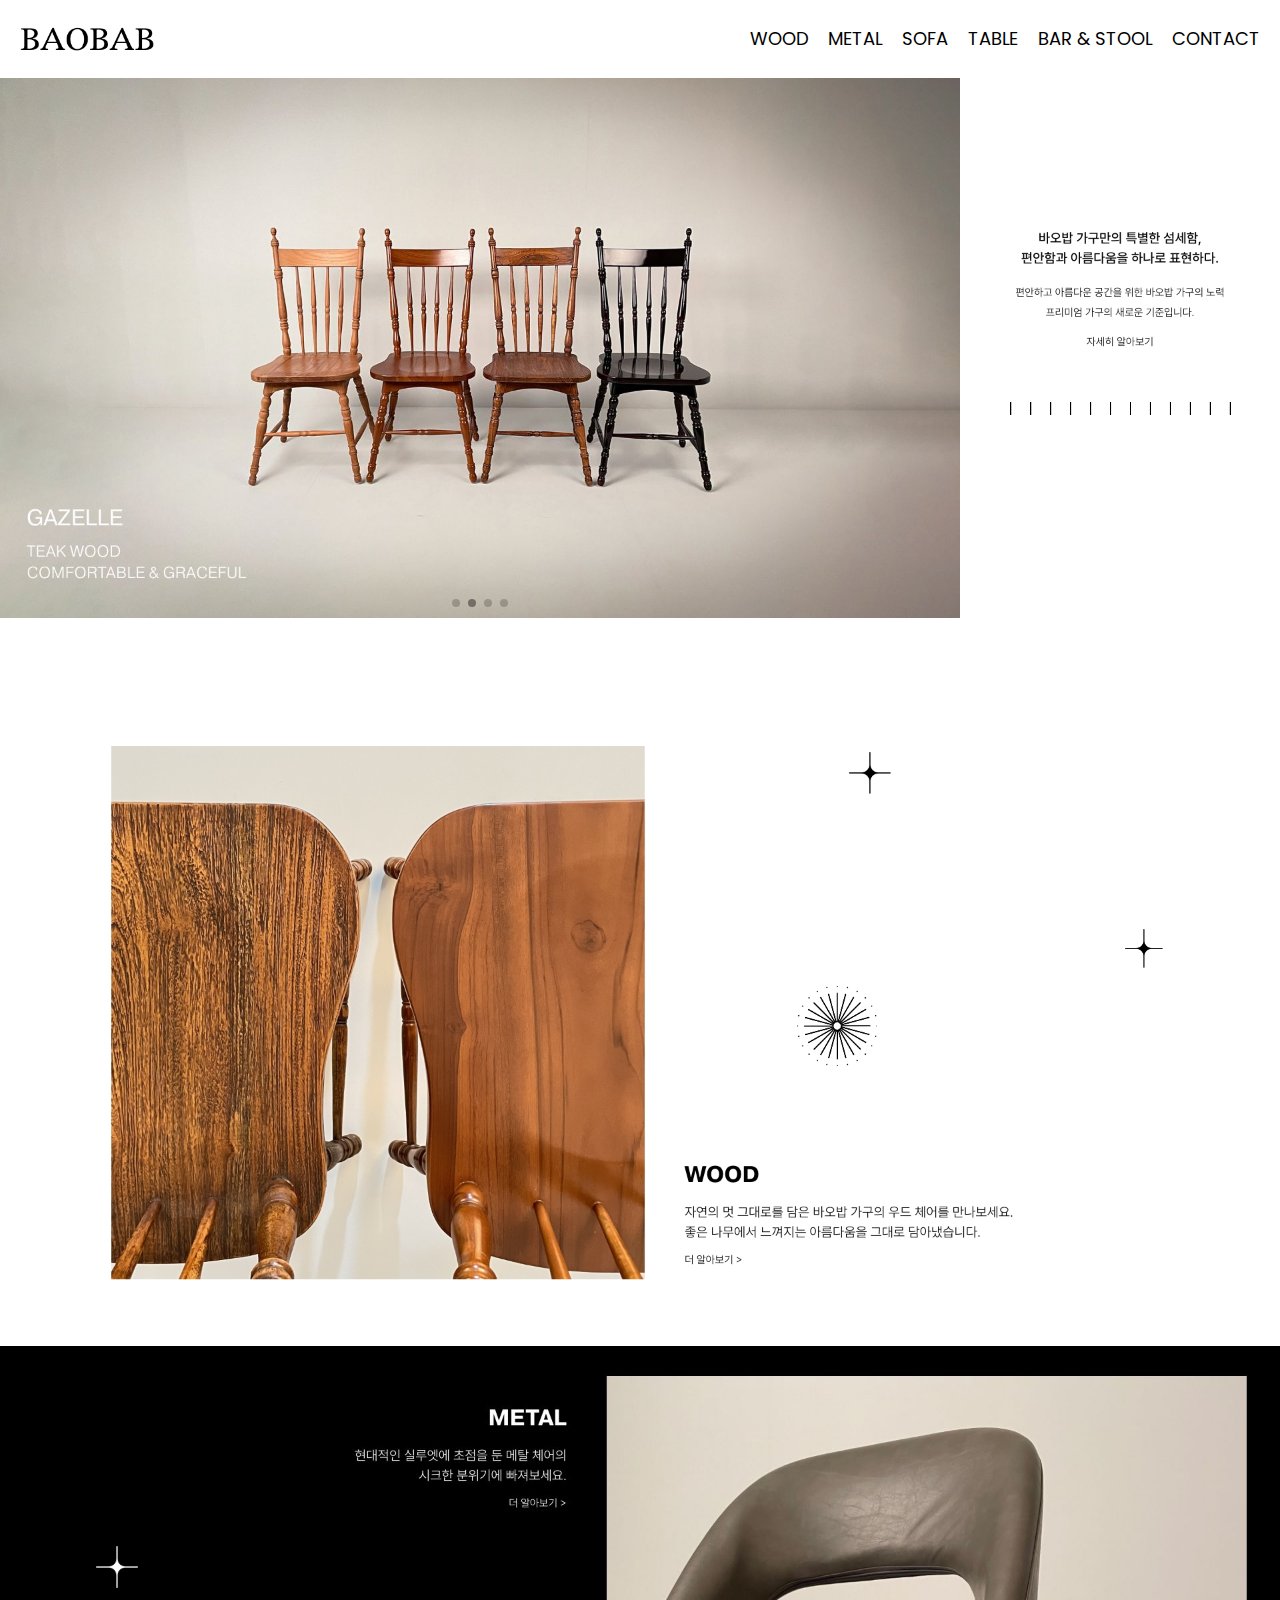
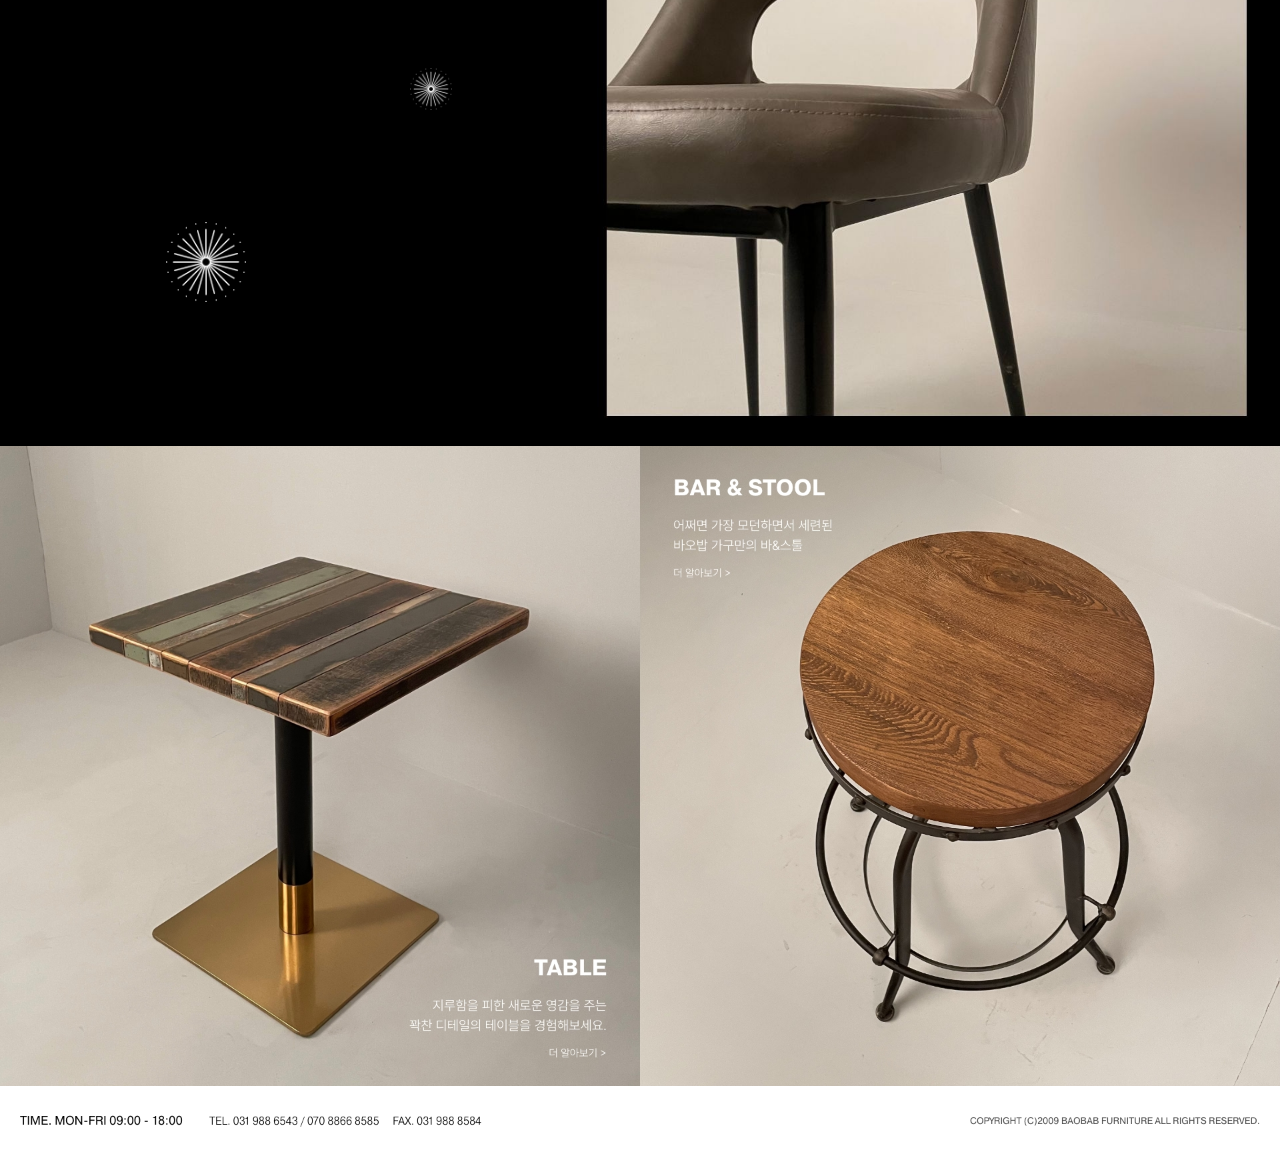
<file: index.html>
<!DOCTYPE html>
<html lang="ko">
<head>
    <meta charset="UTF-8">
    <meta name="viewport" content="width=device-width, initial-scale=1.0">
    <meta name="format-detection" content="telephone=no, address=no, email=no">

    <!-- 기본 meta -->
    <meta name="Title" content="바오밥 가구">
    <meta name="description" content="바오밥 가구 공식 홈페이지 : 고급 의자, 테이블, 소파 판매 / 컨템포러리, 엔틱, 빈티지">
    <meta name="keywords" content="바오밥 가구 공식 홈페이지 : 고급 의자, 테이블, 소파 판매 / 컨템포러리, 엔틱, 빈티지">

    <!-- OG meta -->
    <meta name="og:title" content="바오밥 가구">
    <meta name="og:description" content="바오밥 가구 공식 홈페이지 : 고급 의자, 테이블, 소파 판매 / 컨템포러리, 엔틱, 빈티지">
    <meta name="og:type" content="website">
    <meta name="og:site_name" content="바오밥 가구">

    <!-- twitter meta -->
    <meta name="twitter:title" content="바오밥 가구">
    <meta name="twitter:description" content="바오밥 가구 공식 홈페이지 : 고급 의자, 테이블, 소파 판매 / 컨템포러리, 엔틱, 빈티지">

    <!-- favicon -->
    <link rel="shortcut icon" href="./img/favicon.png">
    <link rel="icon" type="image/png" size="32x32" href="./img/favicon.png">

    <link rel="stylesheet" href="./css/reset.css">
    <script src="./js/product.js" type="module"></script>
    <link rel="stylesheet" href="./library/swiper.css">
    <script src="./library/swiper.min.js"></script>
    <link rel="stylesheet" href="./css/header.css">

    <link rel="stylesheet" href="./css/main.css">
    <title>바오밥 가구 공식 홈페이지</title>
</head>
<body>
    <noscript><div style="position:absolute;width:100%;height:100%;display:flex;justify-content:center;align-items:center;text-align:center;"><h1>현재 사용 중인 브라우저는 스크립트를 지원하지 않거나, 해당 기능이 활성화 되어 있지 않습니다.</h1></div></noscript>
    <header class="header-wrap"></header><script src="./js/header.js" type="module"></script>

    <main class="app">
        <section class="main-visual">
            <div class="box box1">
                <div class="swiper swiper1">
                    <div class="swiper-wrapper">
                        <div class="swiper-slide"><img src="./img/main-1-pc.jpg" alt="" class="for-pc"><img src="./img/main-1-mob.jpg" alt="" class="for-mob"></div>
                        <div class="swiper-slide"><img src="./img/main-2-pc.jpg" alt="" class="for-pc"><img src="./img/main-2-mob.jpg" alt="" class="for-mob"></div>
                        <div class="swiper-slide"><img src="./img/main-3-pc.jpg" alt="" class="for-pc"><img src="./img/main-3-mob.jpg" alt="" class="for-mob"></div>
                        <div class="swiper-slide"><img src="./img/main-4-pc.jpg" alt="" class="for-pc"><img src="./img/main-4-mob.jpg" alt="" class="for-mob"></div>
                    </div>
                    <div class="swiper-pagination for-pc"></div>
                </div>
            </div>
            <div class="box box2">
                <img src="./img/main-text-pc.png" alt="" class="for-pc"><img src="./img/main-text-mob.png" alt="" class="for-mob">
            </div>
            <div class="box box3"><a href="./list.html?wood" target="_self"></a></div>
            <div class="box box4">
                <div class="barcode">
                    <img src="./img/barcode-pc.png" alt="" class="for-pc b1"><img src="./img/barcode-mob.png" alt="" class="for-mob b1">
                    <img src="./img/barcode-pc.png" alt="" class="for-pc b2"><img src="./img/barcode-mob.png" alt="" class="for-mob b2">
                </div>
            </div>
        </section>
        <script>
            {
                let mainSwiper = new Swiper(".swiper1", {
                    loop: true,
                    allowTouchMove: true,
                    speed: 1100,
                    slidesPerView: 1,
                    spaceBetween: 0,
                    effect: 'fade',
                    autoplay: {
                        delay: 1600,
                        disableOnInteraction: true,
                    },
                    pagination: {
                        el: '.swiper-pagination',
                        type: 'bullets',
                        bulletActiveClass: 'bullet-active',
                        clickable: true
                    }
                })
            }
        </script>

        <section class="content content1">
            <div class="bg"><img src="./img/main-wood-pc.jpg" alt="" class="for-pc"><img src="./img/main-wood-mob.png" alt="" class="for-mob"></div>
            <img src="./img/main-light.png" alt="" class="box box1 absolute light">
            <img src="./img/main-light.png" alt="" class="box box2 absolute light">
            <img src="./img/main-circle.png" alt="" class="box box3 absolute circle">
            <div class="absolute box box4"><a href="./list.html?wood" target="_self"></a></div>
        </section>

        <section class="content content2">
            <div class="bg"><img src="./img/main-metal-pc.jpg" alt="" class="for-pc"><img src="./img/main-metal-mob.jpg" alt="" class="for-mob"></div>
            <img src="./img/main-light-w.png" alt="" class="box box1 absolute light">
            <img src="./img/main-circle-w.png" alt="" class="box box2 absolute circle">
            <img src="./img/main-circle-w.png" alt="" class="box box3 absolute circle">
            <div class="absolute box box4"><a href="./list.html?metal" target="_self"></a></div>
        </section>

        <section class="content content3">
            <div class="bg"><img src="./img/main-tablestool-pc.jpg" alt="" class="for-pc"><img src="./img/main-tablestool-mob.jpg" alt="" class="for-mob"></div>
            <div class="absolute box box1"><a href="./list.html?table" target="_self"></a></div>
            <div class="absolute box box2"><a href="./list.html?stool" target="_self"></a></div>
        </section>

        <footer><div class="bg"><img src="./img/footer-pc.png" alt="" class="for-pc"><img src="./img/footer-mob.png" alt="" class="for-mob"></div></footer>
    </main>
</body>
</html>
</file>
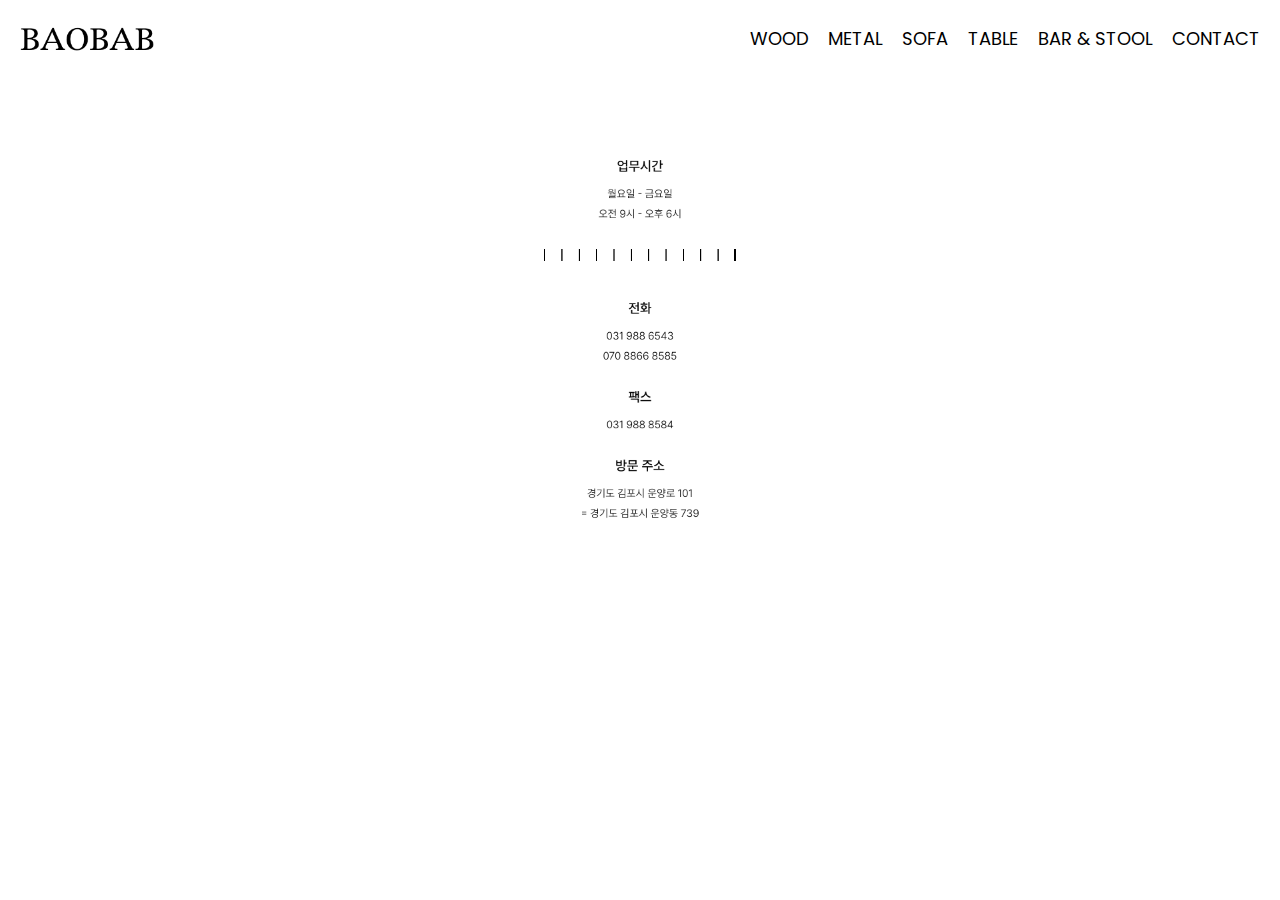
<file: contact.html>
<!DOCTYPE html>
<html lang="ko">
<head>
    <meta charset="UTF-8">
    <meta name="viewport" content="width=device-width, initial-scale=1.0">
    <meta name="format-detection" content="telephone=no, address=no, email=no">

    <!-- 기본 meta -->
    <meta name="Title" content="바오밥 가구">
    <meta name="description" content="바오밥 가구 공식 홈페이지 : 고급 의자, 테이블, 소파 판매 / 컨템포러리, 엔틱, 빈티지">
    <meta name="keywords" content="바오밥 가구 공식 홈페이지 : 고급 의자, 테이블, 소파 판매 / 컨템포러리, 엔틱, 빈티지">

    <!-- OG meta -->
    <meta name="og:title" content="바오밥 가구">
    <meta name="og:description" content="바오밥 가구 공식 홈페이지 : 고급 의자, 테이블, 소파 판매 / 컨템포러리, 엔틱, 빈티지">
    <meta name="og:type" content="website">
    <meta name="og:site_name" content="바오밥 가구">

    <!-- twitter meta -->
    <meta name="twitter:title" content="바오밥 가구">
    <meta name="twitter:description" content="바오밥 가구 공식 홈페이지 : 고급 의자, 테이블, 소파 판매 / 컨템포러리, 엔틱, 빈티지">

    <!-- favicon -->
    <link rel="shortcut icon" href="./img/favicon.png">
    <link rel="icon" type="image/png" size="32x32" href="./img/favicon.png">

    <link rel="stylesheet" href="./css/reset.css">
    <script src="./js/product.js" type="module"></script>
    <link rel="stylesheet" href="./css/header.css">
    <title>바오밥 가구 공식 홈페이지</title>
</head>
<body>
    <noscript><div style="position:absolute;width:100%;height:100%;display:flex;justify-content:center;align-items:center;text-align:center;"><h1>현재 사용 중인 브라우저는 스크립트를 지원하지 않거나, 해당 기능이 활성화 되어 있지 않습니다.</h1></div></noscript>
    <header class="header-wrap"></header><script src="./js/header.js" type="module"></script>

    <main class="app">
      <section class="content content1">
        <div class="bg"><img src="./img/contact-pc.png" alt="" class="for-pc"><img src="./img/contact-mob.png" alt="" class="for-mob"></div>
        <div class="box box1">
          <div class="barcode">
            <img src="./img/barcode-pc.png" alt="" class="for-pc b1"><img src="./img/barcode-mob.png" alt="" class="for-mob b1">
            <img src="./img/barcode-pc.png" alt="" class="for-pc b2"><img src="./img/barcode-mob.png" alt="" class="for-mob b2">
          </div>
        </div>
      </section>
    </main>
    <style>
      .app .content {
        position: relative;
        display: flex;
        flex-direction: column;
        justify-content: center;
        align-items: center;
      }
      .app .content,
      .app .content .bg,
      .app .content .bg img {
        width: 100%;
      }
      .app .barcode {
  width: 100%;
  overflow: hidden;
  position: relative;
}
.app .barcode img {
  width: 100%;
  display: block;
  animation: barcode 2.7s 1.6s infinite;
}
.app .barcode .b2 {
  position: absolute;
  left: 99.2%;
  top: 0;
}
@keyframes barcode {
  from {
    transform: translateX(0%) skewX(0deg)
  }
  30% {
    transform: translateX(-10%) skewX(-10deg)
  }
  50% {
    transform: translateX(-10%) skewX(0deg)
  }
  to {
    transform: translateX(-10%) skewX(0deg)
  }
}
.app .content1 .box1 {
  position: absolute;
  top: 31%;
  width: 15%;
}
@media screen and (max-width: 780px) {
  .app .content1 .box1 {
    top: 31%;
    width: 62%;
  }
  .app .barcode .b2 {
  left: 99.6%;
}
}
</style>
</body>
</html>
</file>
<file: css/header.css>
.header {
  font-family: -apple-system, BlinkMacSystemFont, "Apple SD Gothic Neo", 'Poppins', Roboto, "Noto Sans KR", "Apple Color Emoji", sans-serif;
  width: 100%;
  margin: auto;
  height: 78px;
  position: relative;
  display: flex;
  justify-content: space-between;
  align-items: center;
  padding: 20px 1.5625%;
  background-color: white;
}

.header .logo {
  width: 134px;
}

.header .logo a,
.header .logo a img {
  width: 100%;
  display: block;
}

#header {
  z-index: 10;
  position: fixed;
  left: 0;
  top: 0;
}

.header .gnb {
  display: flex;
  flex-wrap: nowrap;
  justify-content: flex-end;
  align-items: center;
  font-size: 18px;
  line-height: 1;
  height: 100%;
}

.header .gnb .list {
  margin-left: 20px;
  font-weight: 500;
  opacity: 1;
  transition: opacity 0.3s;
}

.header .gnb .list:hover {
  opacity: 0.4;
}

.header .gnb .search {
  margin-left: 30px;
  cursor: pointer;
}

@media screen and (max-width: 1080px) {
  .header .gnb {
    font-size: 16px;
  }
  .header .gnb .list {
    margin-left: 17px;
  }
  .header .gnb .search {
    margin-left: 25px;
  }
}

@media screen and (max-width: 780px) {
  .header {
    height: auto;
    padding: 0 4.62963%;
  }
  .header .logo {
    width: 25%;
    padding: 4% 0;
  }
  .header .gnb {
    width: 50%; /*490px*/
  }
  .header .gnb .list {
    margin-left: 10%;
  }
  .header .gnb .search {
    width: 9%;
  }
  .header .gnb .hamb {
    width: 10%;
    cursor: pointer;
  }
  .header .gnb .hamb img {
    width: 100%;
  }
  .header .gnb .hamb img:last-child {
    display: none;
  }
  .header-hambis-on .gnb .hamb img:first-child {
    display: none;
  }
  .header-hambis-on .gnb .hamb img:last-child {
    display: block;
  }
}

.header-hamb {
  display: none;
  flex-direction: column;
  justify-content: center;
  align-items: center;
}
.header-hamb-on {
  display: flex;
}

@media screen and (min-width: 781px) {
  .header-hamb {
    display: none!important;
  }
}

@media screen and (max-width: 780px) {
  .header-hamb {
    position: fixed;
    z-index: 9;
    left: 0;
    top: 0;
    width: 100%;
    height: 100%;
    background-color: white;
    transition: 0.3s;
    opacity: 0;
  }
  .header-hamb-on {
    animation: opacity 0.3s 1 forwards;
  }
  .header-hamb .box {
    width: 35.37%;
    margin: 1.5% 0;
  }
  .header-hamb .box a,
  .header-hamb .box a img {
    display: block;
    width: 100%;
  }
  .header-hamb .circle {
    position: absolute;
    width: 20%;
    left: -10%;
    animation: hamb-circle 5s infinite;
  }
  .header-hamb .circle2 {
    left: 90%;
    animation: hamb-circle2 5s infinite;
  }
}

@keyframes opacity {
  from {
    opacity: 0;
  }
  to {
    opacity: 1;
  }
}

@keyframes hamb-circle {
  from {
    transform: rotate(0deg);
  }
  to {
    transform: rotate(360deg);
  }
}
@keyframes hamb-circle2 {
  from {
    transform: rotate(0deg);
  }
  to {
    transform: rotate(-360deg);
  }
}
</file>
<file: css/main.css>
.app .main-visual {
  width: 100%;
  position: relative;
  display: block;
  margin-bottom: 10%;
}
.app .main-visual .box1 {
  width: 75%;
}
.app .main-visual .box1 .swiper,
.app .main-visual .box1 .swiper img {
  width: 100%;
}
.app .main-visual .box1 .swiper .bullet-active {
  opacity: 0.4;
}

.app .main-visual .box2 {
  width: 25%;
  position: absolute;
  right: 0;
  top: 0;
}

.app .main-visual .box3 {
  width: 5.2%;
  height: 3%;
  position: absolute;
  right: 10%;
  top: 47%;
}

.app .main-visual .box3 a {
  display: block;
  width: 100%;
  height: 100%;
}

.app .barcode {
  width: 100%;
  overflow: hidden;
  position: relative;
}
.app .barcode img {
  width: 100%;
  display: block;
  animation: barcode 2.7s 1.6s infinite;
}
.app .barcode .b2 {
  position: absolute;
  left: 99.3%;
  top: 0;
}
@keyframes barcode {
  from {
    transform: translateX(0%) skewX(0deg)
  }
  30% {
    transform: translateX(-9%) skewX(-10deg)
  }
  50% {
    transform: translateX(-9%) skewX(0deg)
  }
  to {
    transform: translateX(-9%) skewX(0deg)
  }
}

.app .main-visual .box4 {
  width: 17.2916667%;
  left: 78.9%;
  top: 60%;
  position: absolute;
}

@media screen and (max-width: 780px) {
  .app .main-visual {
    margin-bottom: 0;
    display: flex;
    flex-direction: column;
    justify-content: center;
    align-items: center;
  }
  .app .main-visual .box1 {
    width: 100%;
  }
  .app .main-visual .box2 {
    width: 100%;
    position: relative;
  }
  .app .main-visual .box3 {
    width: 20%;
    height: 4%;
    top: 82%;
    right: auto;
  }
  .app .main-visual .box4 {
    width: 64.8%;
    left: auto;
    top: 94%;
  }
  .app .barcode .b2 {
    left: 99.51%;
  }
}

.app .content {
  position: relative;
  display: flex;
  flex-direction: column;
  justify-content: center;
  align-items: center;
}

.app .content .absolute {
  position: absolute;
}


.app .content1 .box1 {
  width: 3.3%;
  left: 66.3%;
  top: 1%;
  animation: light 2.5s infinite;
}
.app .content1 .box2 {
  width: 3%;
  left: 87.86458%;
  top: 30.57%;
  animation: light 2.5s 0.8s infinite;
}
.app .content1 .box3 {
  width: 6.25%;
  left: 62.23958%;
  top: 39.9354%;
  animation: circle 3s infinite;
}

.app .content1 .box4 {
  width: 30%;
  height: 20%;
  left: 53%;
  top: 70%;
}
.app .content1 .box4 a {
  display: block;
  width: 100%;
  height: 100%;
}

@keyframes light {
  from {
    transform: scale(1);
    opacity: 1;
  }
  10% {
    transform: scale(1);
    opacity: 1;
  }
  50% {
    transform: scale(0.8);
    opacity: 0.1;
  }
  90% {
    transform: scale(1);
    opacity: 1;
  }
  to {
    transform: scale(1);
    opacity: 1;
  }
}

@keyframes circle {
  from {
    transform: rotate(0deg);
  }
  to {
    transform: rotate(-360deg);
  }
}
@keyframes circle2 {
  from {
    transform: rotate(0deg);
  }
  to {
    transform: rotate(360deg);
  }
}
@media screen and (max-width: 780px) {
  .app .content1 .bg {
    position: relative;
    z-index: 1;
  }
  .app .content1 .box1 {
    width: 12.13%;
    left: -3.565%;
    top: 20%;
    /* display: none; */
  }
  .app .content1 .box2 {
    width: 12%;
    left: 93%;
    top: 50%;
    /* display: none; */
  }
  .app .content1 .box3 {
    width: 16%;
    left: 70%;
    top: 95%;
  }
  .app .content1 .box4 {
    width: 90%;
    height: 23%;
    left: 5%;
    top: 71%;
    z-index: 2;
  }
}

.app .content2 .box1 {
  width: 3.3%;
  left: 7.5%;
  top: 28.57%;
  animation: light 2.5s infinite;
}
.app .content2 .box2 {
  width: 3.3%;
  left: 32%;
  top: 46%;
  animation: circle 3s infinite;
}
.app .content2 .box3 {
  width: 6.25%;
  left: 13%;
  top: 68%;
  animation: circle2 3s infinite;
}

.app .content2 .box4 {
  width: 25%;
  height: 20%;
  left: 20%;
  top: 5%;
}
.app .content2 .box4 a {
  display: block;
  width: 100%;
  height: 100%;
}

@media screen and (max-width: 780px) {
  .app .content2 .box1 {
    width: 12%;
    left: 40%;
    top: 93%;
  }
  .app .content2 .box2 {
    width: 16%;
    left: 92%;
    top: 80%;
  }
  .app .content2 .box3 {
    width: 16%;
    left: -8%;
    top: 3%;
  }
  .app .content2 .box4 {
    width: 60%;
    left: 5%;
    top: 70%;
  }
}

.app .content3 .box {
  width: 18%;
  height: 18%;
}

.app .content3 .box a {
  display: block;
  width: 100%;
  height: 100%;
}

.app .content3 .box1 {
  left: 30%;
  top: 80%;
}
.app .content3 .box2 {
  left: 52%;
  top: 3%;
}
@media screen and (max-width: 780px) {
  .app .content3 .box {
    width: 57%;
    height: 16%;
  }
  .app .content3 .box1 {
    left: 38%;
    top: 35%;
  }
  .app .content3 .box2 {
    left: 5%;
    top: 80%;
  }
}
</file>
